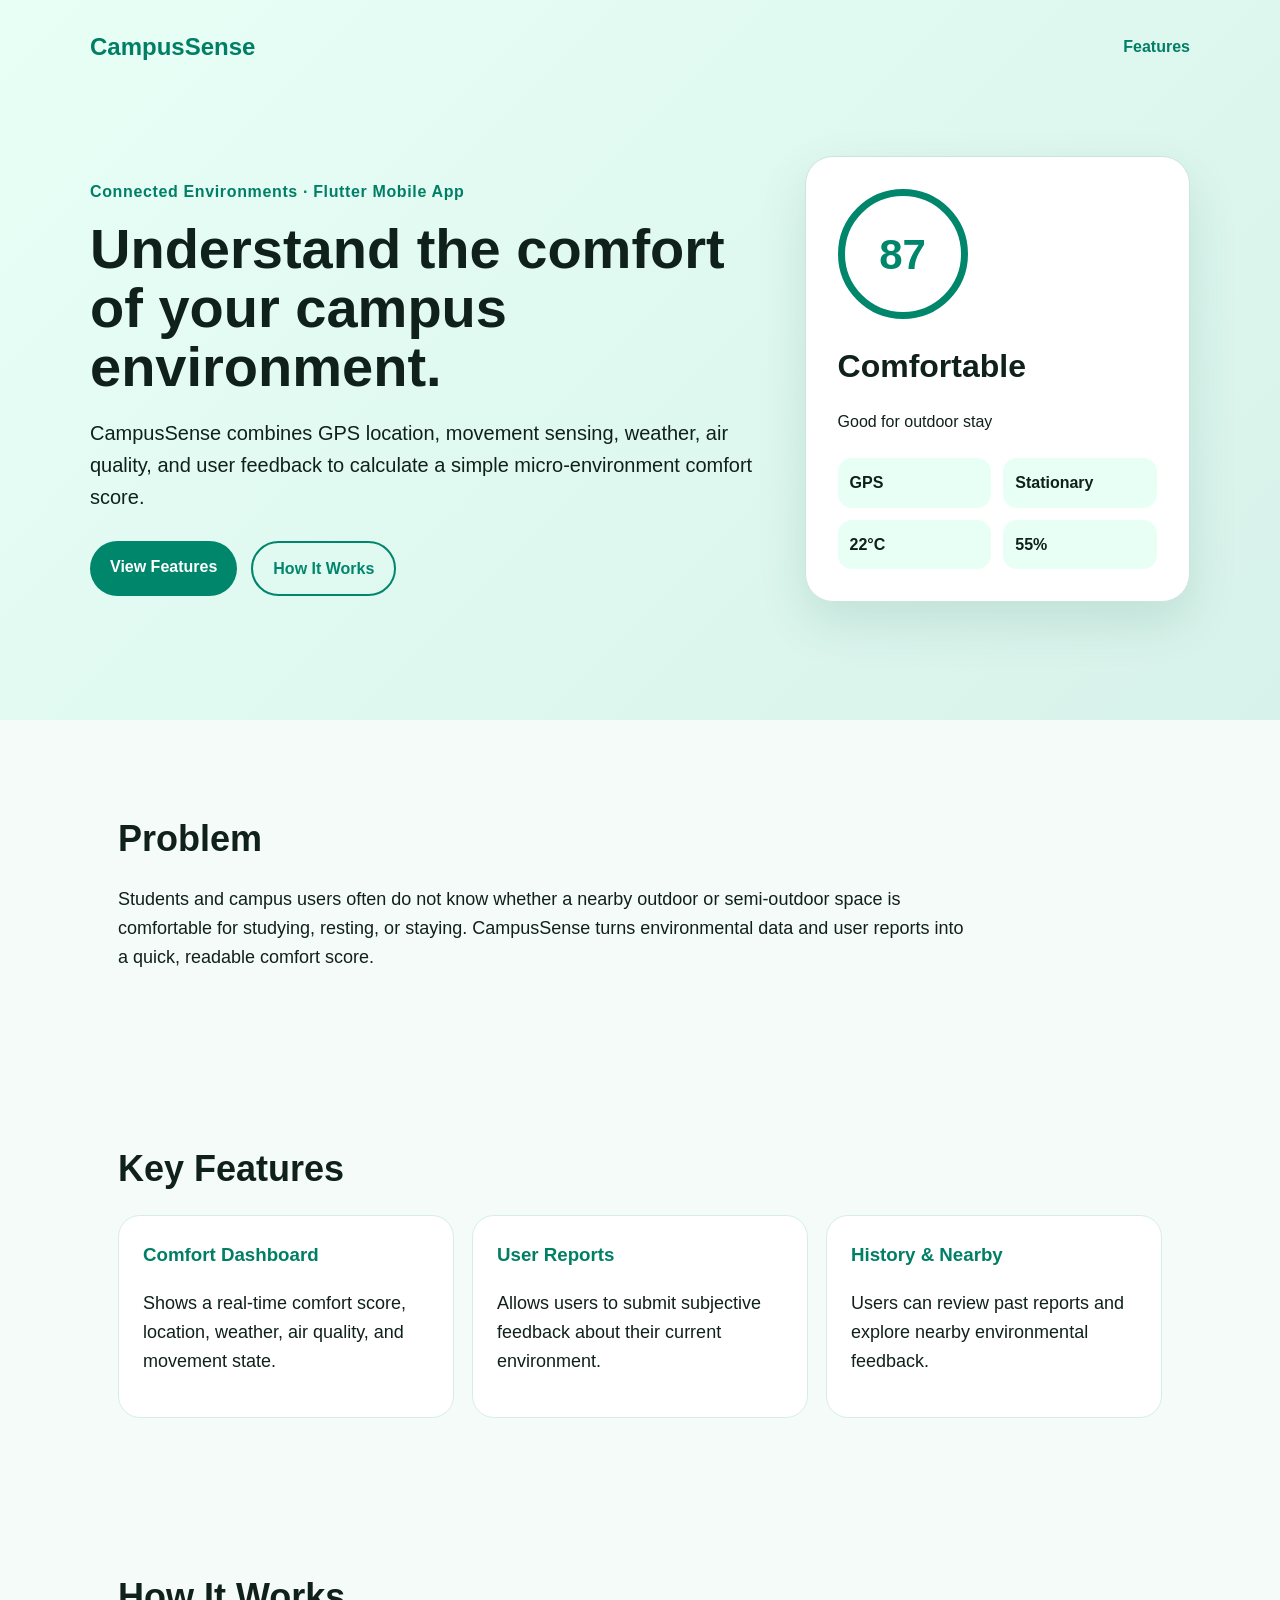
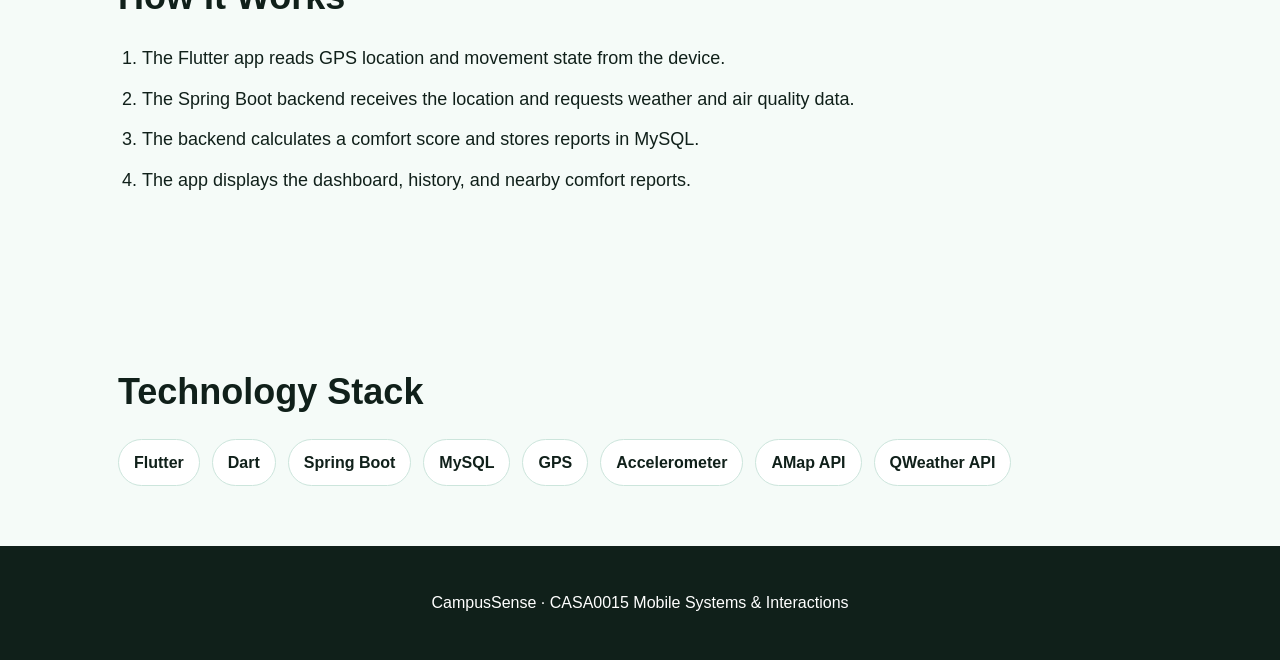
<file: landing-page/index.html>
<!DOCTYPE html>
<html lang="en">
<head>
  <meta charset="UTF-8" />
  <meta name="viewport" content="width=device-width, initial-scale=1.0" />
  <title>CampusSense</title>
  <link rel="stylesheet" href="style.css" />
</head>
<body>
  <header class="hero">
    <nav class="nav">
      <div class="logo">CampusSense</div>
      <a href="#features" class="nav-link">Features</a>
    </nav>

    <section class="hero-content">
      <div>
        <p class="tag">Connected Environments · Flutter Mobile App</p>
        <h1>Understand the comfort of your campus environment.</h1>
        <p class="subtitle">
          CampusSense combines GPS location, movement sensing, weather, air quality,
          and user feedback to calculate a simple micro-environment comfort score.
        </p>
        <div class="buttons">
          <a href="#features" class="button primary">View Features</a>
          <a href="#how-it-works" class="button secondary">How It Works</a>
        </div>
      </div>

      <div class="phone-card">
        <div class="score-circle">87</div>
        <h2>Comfortable</h2>
        <p>Good for outdoor stay</p>
        <div class="mini-grid">
          <span>GPS</span>
          <span>Stationary</span>
          <span>22°C</span>
          <span>55%</span>
        </div>
      </div>
    </section>
  </header>

  <main>
    <section class="section" id="problem">
      <h2>Problem</h2>
      <p>
        Students and campus users often do not know whether a nearby outdoor or
        semi-outdoor space is comfortable for studying, resting, or staying.
        CampusSense turns environmental data and user reports into a quick,
        readable comfort score.
      </p>
    </section>

    <section class="section" id="features">
      <h2>Key Features</h2>
      <div class="cards">
        <article class="card">
          <h3>Comfort Dashboard</h3>
          <p>Shows a real-time comfort score, location, weather, air quality, and movement state.</p>
        </article>
        <article class="card">
          <h3>User Reports</h3>
          <p>Allows users to submit subjective feedback about their current environment.</p>
        </article>
        <article class="card">
          <h3>History & Nearby</h3>
          <p>Users can review past reports and explore nearby environmental feedback.</p>
        </article>
      </div>
    </section>

    <section class="section" id="how-it-works">
      <h2>How It Works</h2>
      <ol class="steps">
        <li>The Flutter app reads GPS location and movement state from the device.</li>
        <li>The Spring Boot backend receives the location and requests weather and air quality data.</li>
        <li>The backend calculates a comfort score and stores reports in MySQL.</li>
        <li>The app displays the dashboard, history, and nearby comfort reports.</li>
      </ol>
    </section>

    <section class="section">
      <h2>Technology Stack</h2>
      <div class="tech-list">
        <span>Flutter</span>
        <span>Dart</span>
        <span>Spring Boot</span>
        <span>MySQL</span>
        <span>GPS</span>
        <span>Accelerometer</span>
        <span>AMap API</span>
        <span>QWeather API</span>
      </div>
    </section>
  </main>

  <footer class="footer">
    <p>CampusSense · CASA0015 Mobile Systems & Interactions</p>
  </footer>
</body>
</html>
</file>
<file: landing-page/style.css>
* {
  box-sizing: border-box;
}

body {
  margin: 0;
  font-family: Arial, Helvetica, sans-serif;
  color: #10201a;
  background: #f5fbf8;
  line-height: 1.6;
}

.hero {
  min-height: 80vh;
  padding: 28px;
  background: linear-gradient(135deg, #e8fff6, #d7f2ea);
}

.nav {
  display: flex;
  justify-content: space-between;
  align-items: center;
  max-width: 1100px;
  margin: 0 auto;
}

.logo {
  font-size: 24px;
  font-weight: 700;
  color: #007f65;
}

.nav-link {
  color: #007f65;
  text-decoration: none;
  font-weight: 600;
}

.hero-content {
  max-width: 1100px;
  margin: 90px auto 40px;
  display: grid;
  grid-template-columns: 1.4fr 0.8fr;
  gap: 40px;
  align-items: center;
}

.tag {
  color: #007f65;
  font-weight: 700;
  letter-spacing: 0.04em;
}

h1 {
  font-size: 56px;
  line-height: 1.05;
  margin: 12px 0 20px;
}

.subtitle {
  font-size: 20px;
  max-width: 680px;
}

.buttons {
  display: flex;
  gap: 14px;
  margin-top: 28px;
}

.button {
  display: inline-block;
  padding: 13px 20px;
  border-radius: 999px;
  text-decoration: none;
  font-weight: 700;
}

.primary {
  background: #00866b;
  color: white;
}

.secondary {
  border: 2px solid #00866b;
  color: #00866b;
}

.phone-card {
  background: white;
  border: 1px solid #cce5dc;
  border-radius: 28px;
  padding: 32px;
  box-shadow: 0 20px 50px rgba(0, 80, 60, 0.12);
}

.score-circle {
  width: 130px;
  height: 130px;
  border: 7px solid #00866b;
  border-radius: 50%;
  display: grid;
  place-items: center;
  font-size: 42px;
  font-weight: 800;
  color: #00866b;
  margin-bottom: 22px;
}

.phone-card h2 {
  font-size: 32px;
  margin: 0;
}

.mini-grid {
  display: grid;
  grid-template-columns: repeat(2, 1fr);
  gap: 12px;
  margin-top: 24px;
}

.mini-grid span {
  background: #e8fff6;
  padding: 12px;
  border-radius: 14px;
  font-weight: 700;
}

.section {
  max-width: 1100px;
  margin: 0 auto;
  padding: 60px 28px;
}

.section h2 {
  font-size: 36px;
  margin-bottom: 18px;
}

.section p {
  font-size: 18px;
  max-width: 850px;
}

.cards {
  display: grid;
  grid-template-columns: repeat(3, 1fr);
  gap: 18px;
}

.card {
  background: white;
  border: 1px solid #d7eee6;
  border-radius: 22px;
  padding: 24px;
}

.card h3 {
  margin-top: 0;
  color: #007f65;
}

.steps {
  font-size: 18px;
  padding-left: 24px;
}

.steps li {
  margin-bottom: 12px;
}

.tech-list {
  display: flex;
  flex-wrap: wrap;
  gap: 12px;
}

.tech-list span {
  background: white;
  border: 1px solid #cce5dc;
  padding: 10px 15px;
  border-radius: 999px;
  font-weight: 700;
}

.footer {
  text-align: center;
  padding: 28px;
  background: #10201a;
  color: white;
}

@media (max-width: 800px) {
  .hero-content {
    grid-template-columns: 1fr;
    margin-top: 50px;
  }

  h1 {
    font-size: 40px;
  }

  .cards {
    grid-template-columns: 1fr;
  }

  .buttons {
    flex-direction: column;
  }
}
</file>
